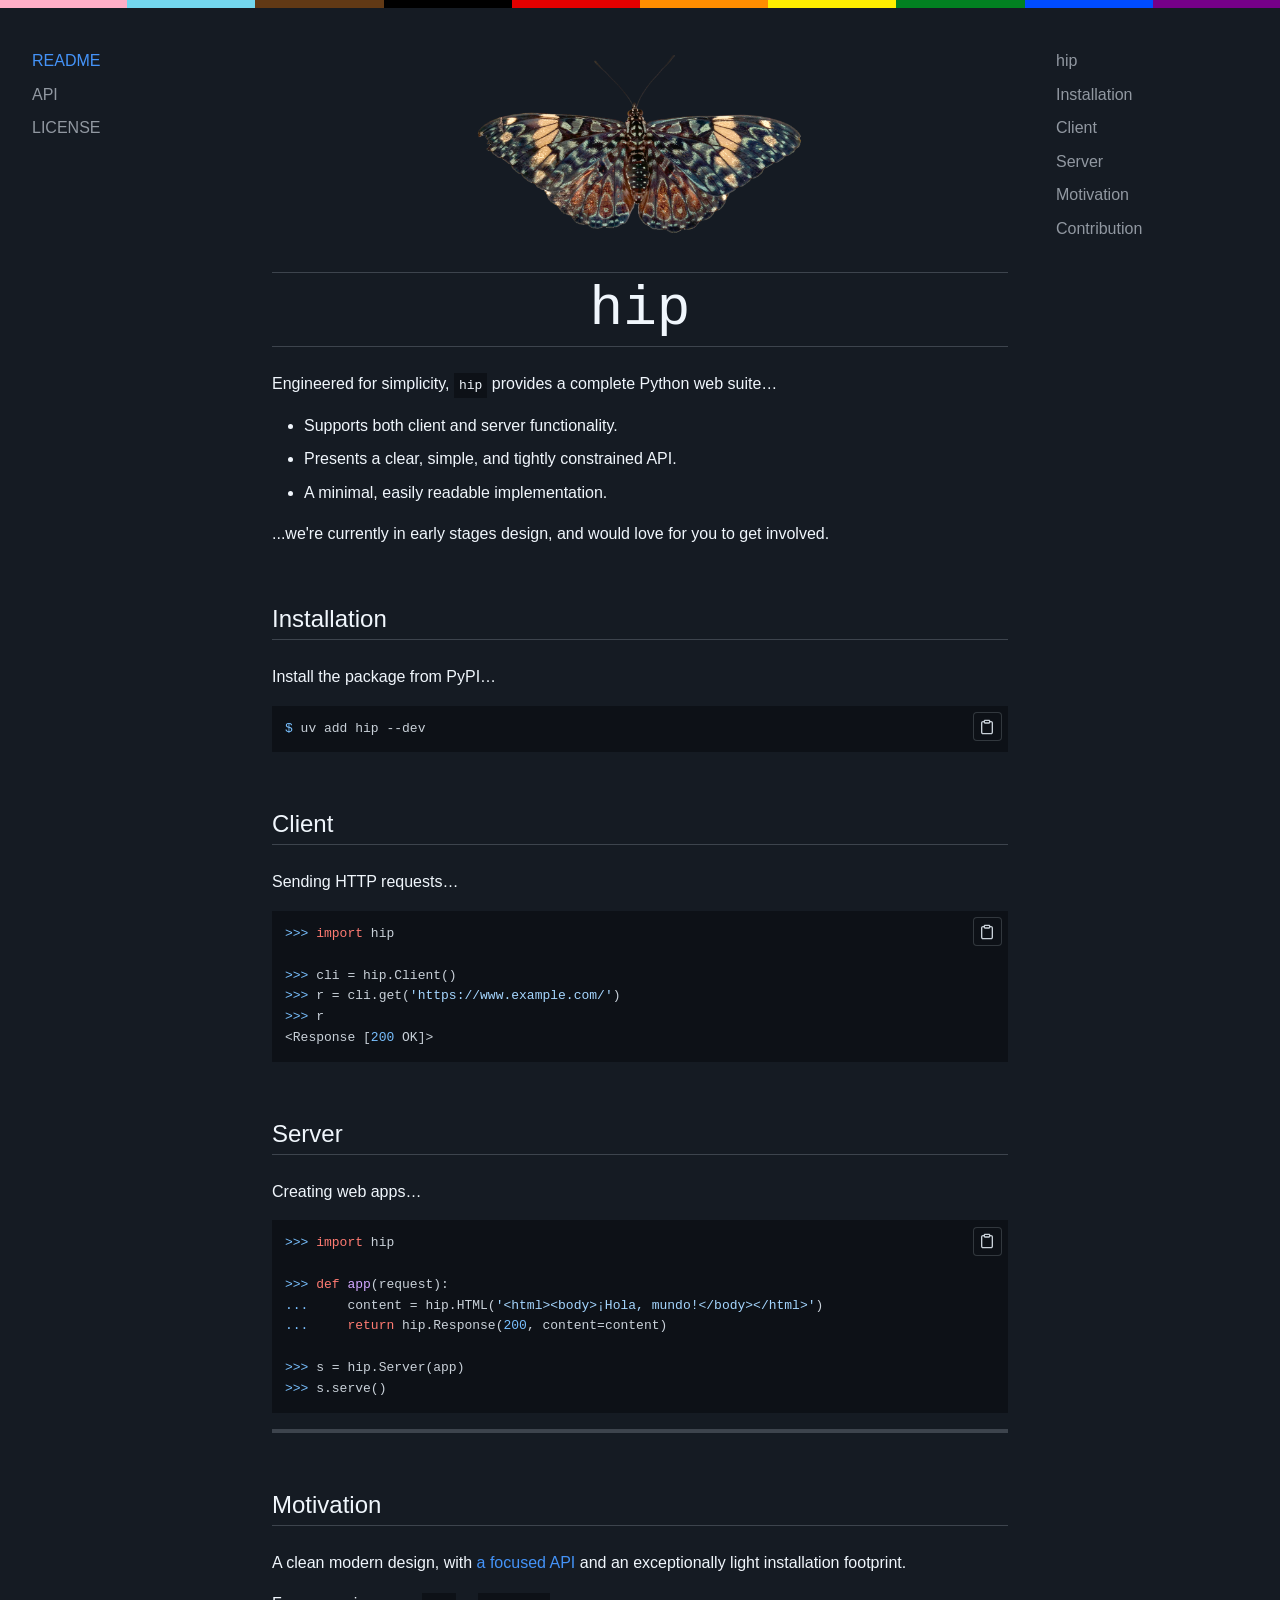
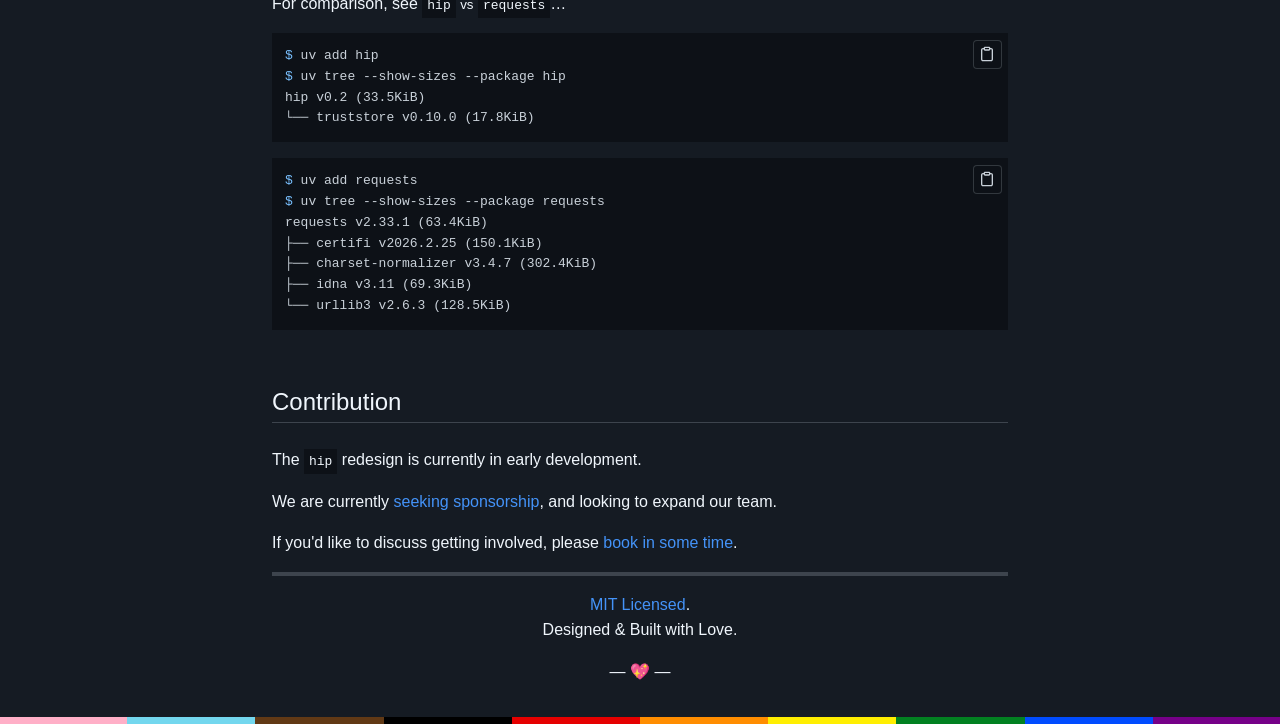
<file: index.html>
<html>
    <head>
        <meta charset="utf-8">
        <meta name="viewport" content="width=device-width, initial-scale=1.0">
        <title>hip</title>
        <link rel="icon" href="data:image/svg+xml,&lt;svg xmlns=&quot;http://www.w3.org/2000/svg&quot; viewBox=&quot;0 0 100 100&quot;&gt;&lt;text y=&quot;.9em&quot; font-size=&quot;90&quot;&gt;🦋&lt;/text&gt;&lt;/svg&gt;">
        <link rel="stylesheet" href="css/highlightjs.min.css">
        <link rel="stylesheet" href="css/highlightjs-copy.min.css">
        <link rel="stylesheet" href="css/theme.css">
        <script src="js/highlightjs.min.js"></script>
        <script src="js/highlightjs-copy.min.js"></script>
        <script src="js/theme.js"></script>
    </head>
    <body>
        
        <nav class="site">
            <ul>
    <li><a href="." class="active">README</a></li><li><a href="api/">API</a></li><li><a href="license/">LICENSE</a></li>
</ul>
        </nav>
        
        
        <nav class="toc">
            <div class="">
<ul>
<li><a href="#hip">hip</a><ul>
<li><a href="#installation">Installation</a></li>
<li><a href="#client">Client</a></li>
<li><a href="#server">Server</a></li>
<li><a href="#motivation">Motivation</a></li>
<li><a href="#contribution">Contribution</a></li>
</ul>
</li>
</ul>
</div>

        </nav>
        
        <main>
            <p align="center">
  <img width="350" height="208" src="img/butterfly.png" alt='hip'>
</p>

<h1 id="hip"><a class="toclink" href="#hip"><a href=".">hip</a></a></h1>
<p>Engineered for simplicity, <code>hip</code> provides a complete Python web suite&hellip;</p>
<ul>
<li>Supports both client and server functionality.</li>
<li>Presents a clear, simple, and tightly constrained API.</li>
<li>A minimal, easily readable implementation.</li>
</ul>
<p>...we're currently in early stages design, and would love for you to get involved.</p>
<h2 id="installation"><a class="toclink" href="#installation">Installation</a></h2>
<p>Install the package from PyPI&hellip;</p>
<pre><code class="language-shell">$ uv add hip --dev
</code></pre>
<h2 id="client"><a class="toclink" href="#client">Client</a></h2>
<p>Sending HTTP requests&hellip;</p>
<pre><code class="language-python">&gt;&gt;&gt; import hip

&gt;&gt;&gt; cli = hip.Client()
&gt;&gt;&gt; r = cli.get('https://www.example.com/')
&gt;&gt;&gt; r
&lt;Response [200 OK]&gt;
</code></pre>
<h2 id="server"><a class="toclink" href="#server">Server</a></h2>
<p>Creating web apps&hellip;</p>
<pre><code class="language-python">&gt;&gt;&gt; import hip

&gt;&gt;&gt; def app(request):
...     content = hip.HTML('&lt;html&gt;&lt;body&gt;¡Hola, mundo!&lt;/body&gt;&lt;/html&gt;')
...     return hip.Response(200, content=content)

&gt;&gt;&gt; s = hip.Server(app)
&gt;&gt;&gt; s.serve()
</code></pre>
<hr />
<h2 id="motivation"><a class="toclink" href="#motivation">Motivation</a></h2>
<p>A clean modern design, with <a href="api/">a focused API</a> and an exceptionally light installation footprint.</p>
<p>For comparison, see <code>hip</code> <small>vs</small> <code>requests</code>&hellip;</p>
<pre><code class="language-shell">$ uv add hip
$ uv tree --show-sizes --package hip
hip v0.2 (33.5KiB)
└── truststore v0.10.0 (17.8KiB)
</code></pre>
<p></p>

<pre><code class="language-shell">$ uv add requests
$ uv tree --show-sizes --package requests
requests v2.33.1 (63.4KiB)
├── certifi v2026.2.25 (150.1KiB)
├── charset-normalizer v3.4.7 (302.4KiB)
├── idna v3.11 (69.3KiB)
└── urllib3 v2.6.3 (128.5KiB)
</code></pre>
<h2 id="contribution"><a class="toclink" href="#contribution">Contribution</a></h2>
<p>The <code>hip</code> redesign is currently in early development.</p>
<p>We are currently <a href="https://github.com/sponsors/encode">seeking sponsorship</a>, and looking to expand our team.</p>
<p>If you'd like to discuss getting involved, please <a href="https://calendly.com/encode-oss">book in some time</a>.</p>
<hr />
<p align="center">
<a href="license/">MIT Licensed</a>.<br/>Designed & Built with Love.
</p>

<p align="center">&mdash; 💖 &mdash;</p>
        </main>
    </body>
</html>
</file>
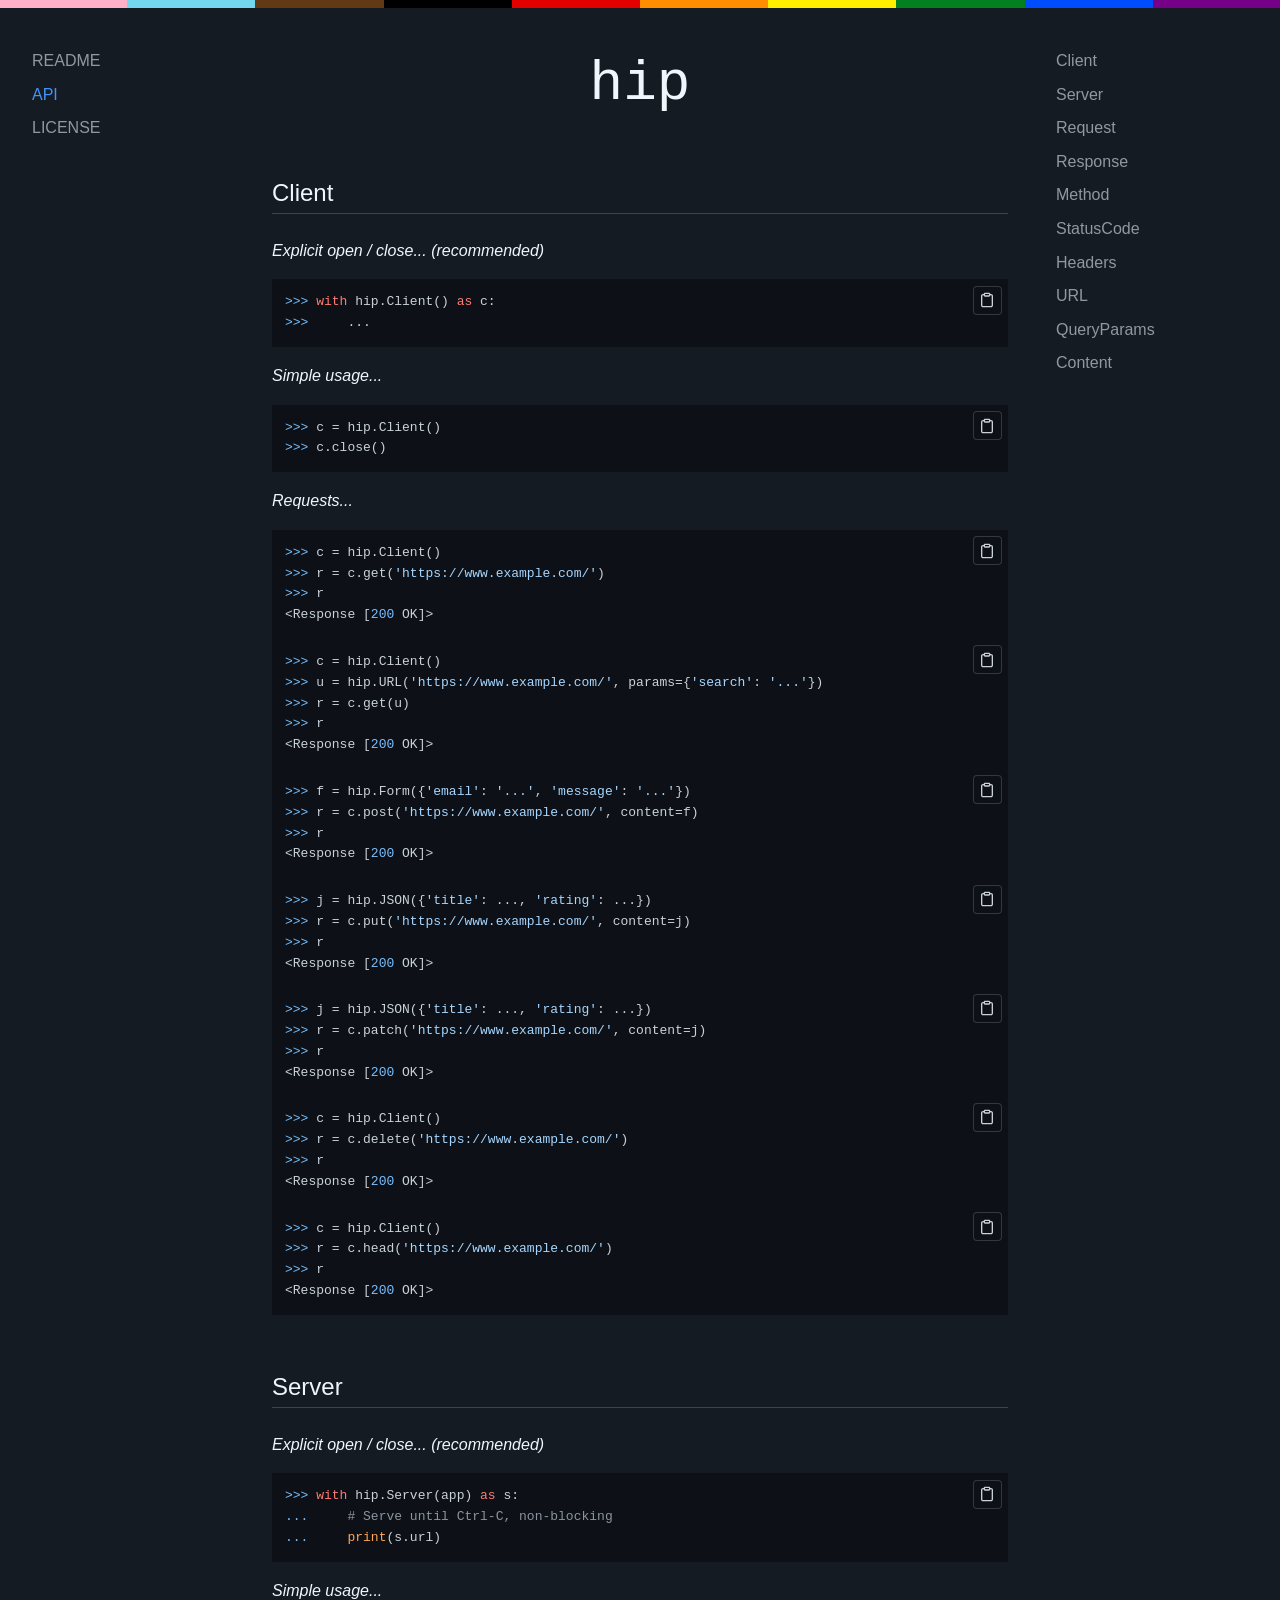
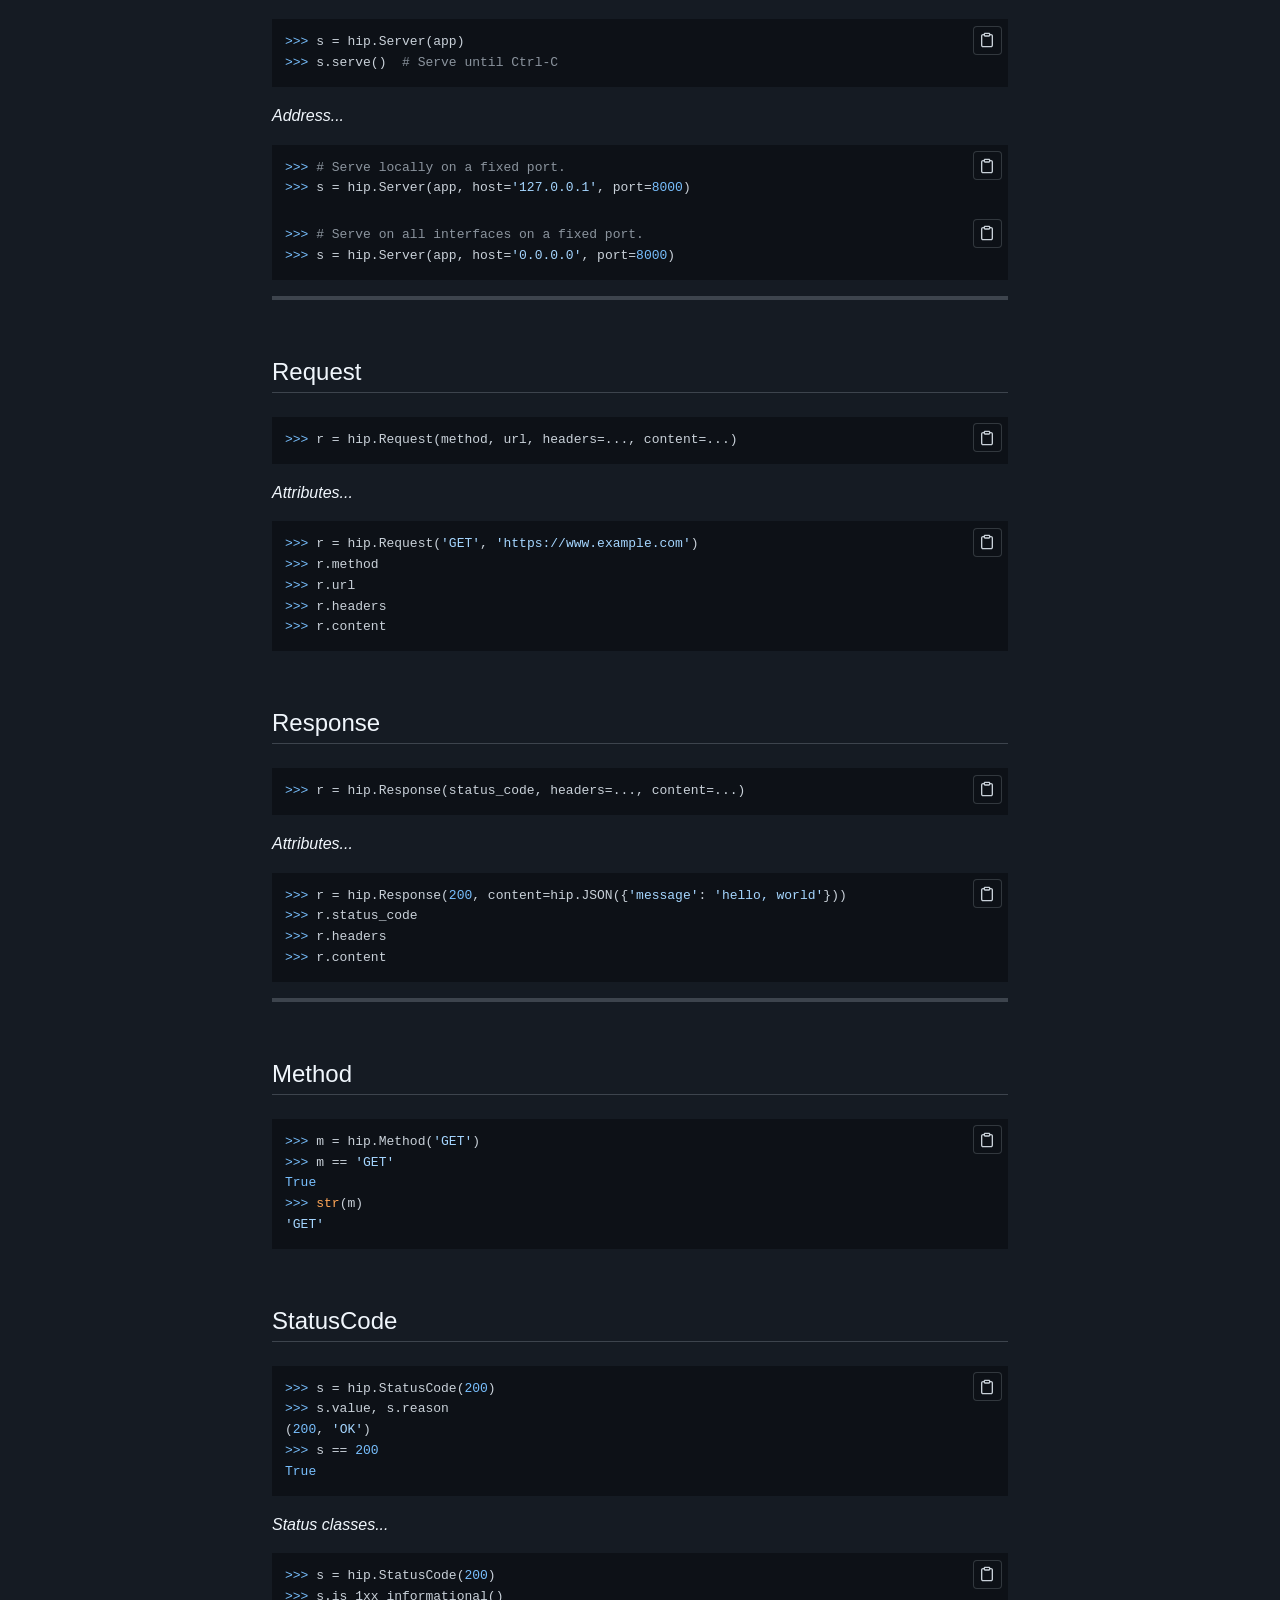
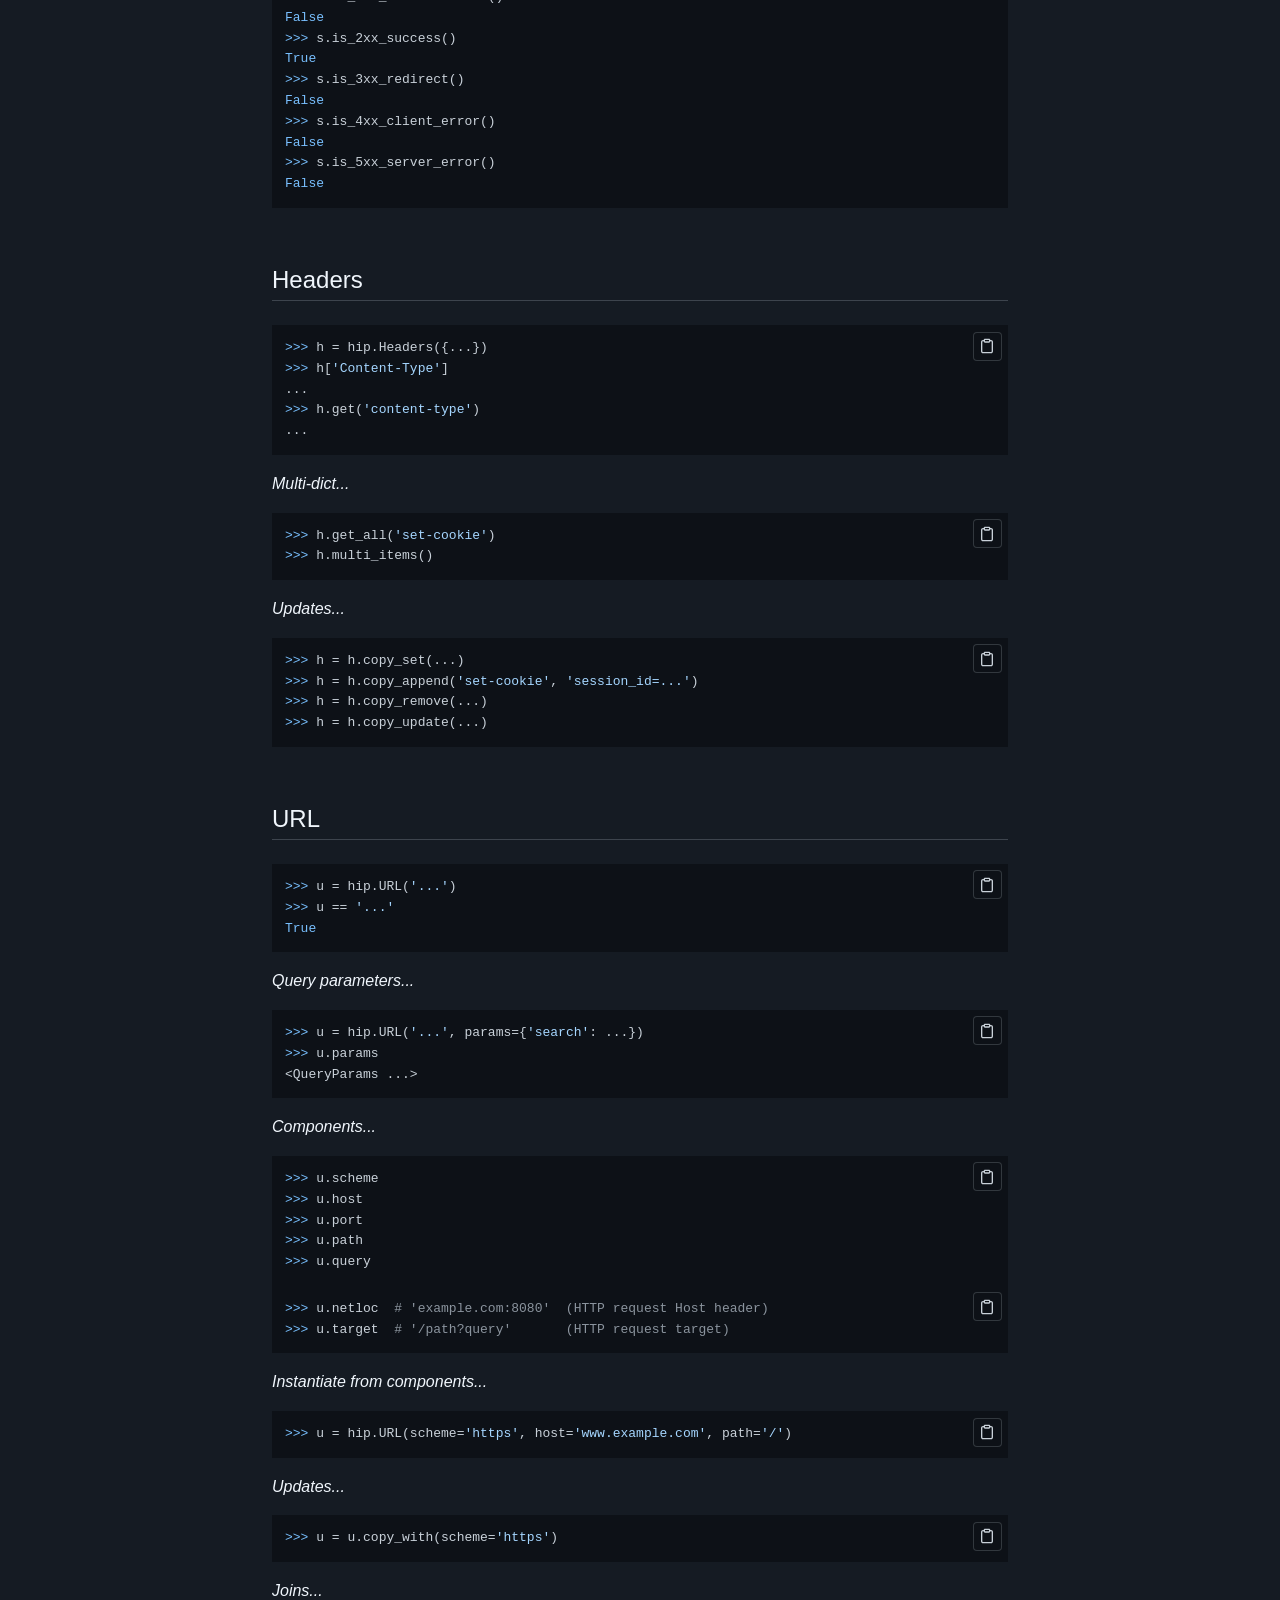
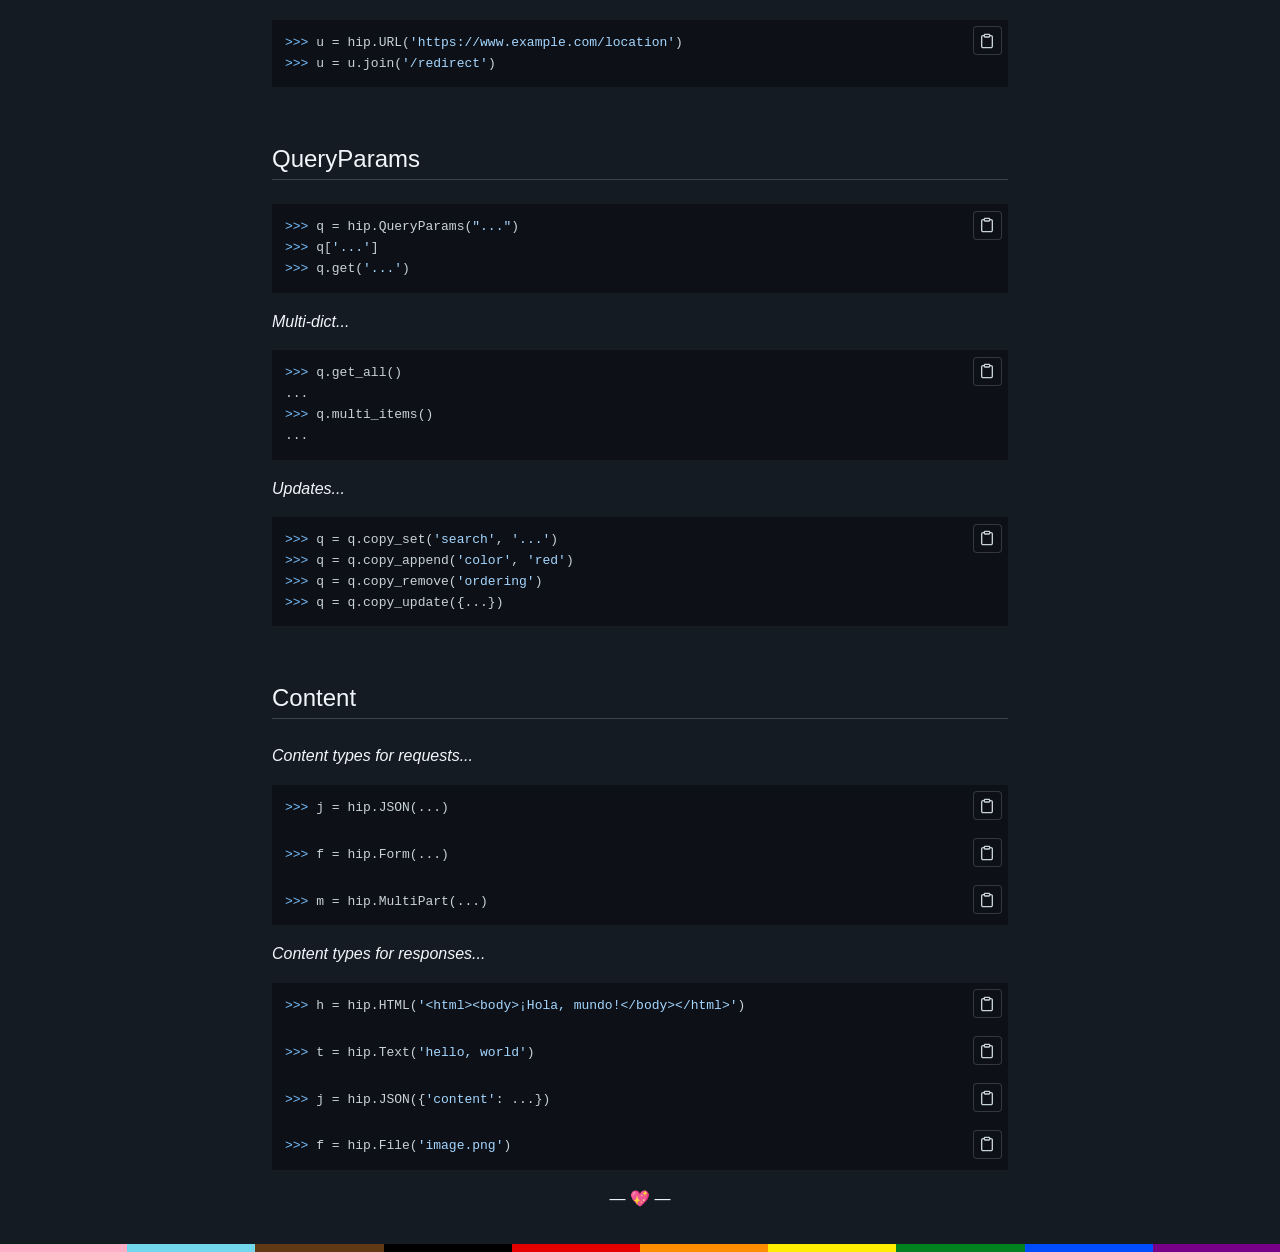
<file: api/index.html>
<html>
    <head>
        <meta charset="utf-8">
        <meta name="viewport" content="width=device-width, initial-scale=1.0">
        <title>Client</title>
        <link rel="icon" href="data:image/svg+xml,&lt;svg xmlns=&quot;http://www.w3.org/2000/svg&quot; viewBox=&quot;0 0 100 100&quot;&gt;&lt;text y=&quot;.9em&quot; font-size=&quot;90&quot;&gt;🦋&lt;/text&gt;&lt;/svg&gt;">
        <link rel="stylesheet" href="../css/highlightjs.min.css">
        <link rel="stylesheet" href="../css/highlightjs-copy.min.css">
        <link rel="stylesheet" href="../css/theme.css">
        <script src="../js/highlightjs.min.js"></script>
        <script src="../js/highlightjs-copy.min.js"></script>
        <script src="../js/theme.js"></script>
    </head>
    <body>
        
        <nav class="site">
            <ul>
    <li><a href="../">README</a></li><li><a href="." class="active">API</a></li><li><a href="../license/">LICENSE</a></li>
</ul>
        </nav>
        
        
        <nav class="toc">
            <div class="">
<ul>
<li><a href="#client">Client</a></li>
<li><a href="#server">Server</a></li>
<li><a href="#request">Request</a></li>
<li><a href="#response">Response</a></li>
<li><a href="#method">Method</a></li>
<li><a href="#statuscode">StatusCode</a></li>
<li><a href="#headers">Headers</a></li>
<li><a href="#url">URL</a></li>
<li><a href="#queryparams">QueryParams</a></li>
<li><a href="#content">Content</a></li>
</ul>
</div>

        </nav>
        
        <main>
            <h1 style="border: none"><a href="/">hip</a></h1>

<h2 id="client"><a class="toclink" href="#client">Client</a></h2>
<p><em>Explicit open / close... (recommended)</em></p>
<pre><code class="language-python">&gt;&gt;&gt; with hip.Client() as c:
&gt;&gt;&gt;     ...
</code></pre>
<p><em>Simple usage...</em></p>
<pre><code class="language-python">&gt;&gt;&gt; c = hip.Client()
&gt;&gt;&gt; c.close()
</code></pre>
<p><em>Requests...</em></p>
<pre><code class="language-python">&gt;&gt;&gt; c = hip.Client()
&gt;&gt;&gt; r = c.get('https://www.example.com/')
&gt;&gt;&gt; r
&lt;Response [200 OK]&gt;
</code></pre>
<pre><code class="language-python">&gt;&gt;&gt; c = hip.Client()
&gt;&gt;&gt; u = hip.URL('https://www.example.com/', params={'search': '...'})
&gt;&gt;&gt; r = c.get(u)
&gt;&gt;&gt; r
&lt;Response [200 OK]&gt;
</code></pre>
<pre><code class="language-python">&gt;&gt;&gt; f = hip.Form({'email': '...', 'message': '...'})
&gt;&gt;&gt; r = c.post('https://www.example.com/', content=f)
&gt;&gt;&gt; r
&lt;Response [200 OK]&gt;
</code></pre>
<pre><code class="language-python">&gt;&gt;&gt; j = hip.JSON({'title': ..., 'rating': ...})
&gt;&gt;&gt; r = c.put('https://www.example.com/', content=j)
&gt;&gt;&gt; r
&lt;Response [200 OK]&gt;
</code></pre>
<pre><code class="language-python">&gt;&gt;&gt; j = hip.JSON({'title': ..., 'rating': ...})
&gt;&gt;&gt; r = c.patch('https://www.example.com/', content=j)
&gt;&gt;&gt; r
&lt;Response [200 OK]&gt;
</code></pre>
<pre><code class="language-python">&gt;&gt;&gt; c = hip.Client()
&gt;&gt;&gt; r = c.delete('https://www.example.com/')
&gt;&gt;&gt; r
&lt;Response [200 OK]&gt;
</code></pre>
<pre><code class="language-python">&gt;&gt;&gt; c = hip.Client()
&gt;&gt;&gt; r = c.head('https://www.example.com/')
&gt;&gt;&gt; r
&lt;Response [200 OK]&gt;
</code></pre>
<h2 id="server"><a class="toclink" href="#server">Server</a></h2>
<p><em>Explicit open / close... (recommended)</em></p>
<pre><code class="language-python">&gt;&gt;&gt; with hip.Server(app) as s:
...     # Serve until Ctrl-C, non-blocking
...     print(s.url)
</code></pre>
<p><em>Simple usage...</em></p>
<pre><code class="language-python">&gt;&gt;&gt; s = hip.Server(app)
&gt;&gt;&gt; s.serve()  # Serve until Ctrl-C
</code></pre>
<p><em>Address...</em></p>
<pre><code class="language-python">&gt;&gt;&gt; # Serve locally on a fixed port.
&gt;&gt;&gt; s = hip.Server(app, host='127.0.0.1', port=8000)
</code></pre>
<pre><code class="language-python">&gt;&gt;&gt; # Serve on all interfaces on a fixed port.
&gt;&gt;&gt; s = hip.Server(app, host='0.0.0.0', port=8000)
</code></pre>
<hr />
<h2 id="request"><a class="toclink" href="#request">Request</a></h2>
<pre><code class="language-python">&gt;&gt;&gt; r = hip.Request(method, url, headers=..., content=...)
</code></pre>
<p><em>Attributes...</em></p>
<pre><code class="language-python">&gt;&gt;&gt; r = hip.Request('GET', 'https://www.example.com')
&gt;&gt;&gt; r.method
&gt;&gt;&gt; r.url
&gt;&gt;&gt; r.headers
&gt;&gt;&gt; r.content
</code></pre>
<h2 id="response"><a class="toclink" href="#response">Response</a></h2>
<pre><code class="language-python">&gt;&gt;&gt; r = hip.Response(status_code, headers=..., content=...)
</code></pre>
<p><em>Attributes...</em></p>
<pre><code class="language-python">&gt;&gt;&gt; r = hip.Response(200, content=hip.JSON({'message': 'hello, world'}))
&gt;&gt;&gt; r.status_code
&gt;&gt;&gt; r.headers
&gt;&gt;&gt; r.content
</code></pre>
<hr />
<h2 id="method"><a class="toclink" href="#method">Method</a></h2>
<pre><code class="language-python">&gt;&gt;&gt; m = hip.Method('GET')
&gt;&gt;&gt; m == 'GET'
True
&gt;&gt;&gt; str(m)
'GET'
</code></pre>
<h2 id="statuscode"><a class="toclink" href="#statuscode">StatusCode</a></h2>
<pre><code class="language-python">&gt;&gt;&gt; s = hip.StatusCode(200)
&gt;&gt;&gt; s.value, s.reason
(200, 'OK')
&gt;&gt;&gt; s == 200
True
</code></pre>
<p><em>Status classes...</em></p>
<pre><code class="language-python">&gt;&gt;&gt; s = hip.StatusCode(200)
&gt;&gt;&gt; s.is_1xx_informational()
False
&gt;&gt;&gt; s.is_2xx_success()
True
&gt;&gt;&gt; s.is_3xx_redirect()
False
&gt;&gt;&gt; s.is_4xx_client_error()
False
&gt;&gt;&gt; s.is_5xx_server_error()
False
</code></pre>
<h2 id="headers"><a class="toclink" href="#headers">Headers</a></h2>
<pre><code class="language-python">&gt;&gt;&gt; h = hip.Headers({...})
&gt;&gt;&gt; h['Content-Type']
...
&gt;&gt;&gt; h.get('content-type')
...
</code></pre>
<p><em>Multi-dict...</em></p>
<pre><code class="language-python">&gt;&gt;&gt; h.get_all('set-cookie')
&gt;&gt;&gt; h.multi_items()
</code></pre>
<p><em>Updates...</em></p>
<pre><code class="language-python">&gt;&gt;&gt; h = h.copy_set(...)
&gt;&gt;&gt; h = h.copy_append('set-cookie', 'session_id=...')
&gt;&gt;&gt; h = h.copy_remove(...)
&gt;&gt;&gt; h = h.copy_update(...)
</code></pre>
<h2 id="url"><a class="toclink" href="#url">URL</a></h2>
<pre><code class="language-python">&gt;&gt;&gt; u = hip.URL('...')
&gt;&gt;&gt; u == '...'
True
</code></pre>
<p><em>Query parameters...</em></p>
<pre><code class="language-python">&gt;&gt;&gt; u = hip.URL('...', params={'search': ...})
&gt;&gt;&gt; u.params
&lt;QueryParams ...&gt;
</code></pre>
<p><em>Components...</em></p>
<pre><code class="language-python">&gt;&gt;&gt; u.scheme
&gt;&gt;&gt; u.host
&gt;&gt;&gt; u.port
&gt;&gt;&gt; u.path
&gt;&gt;&gt; u.query
</code></pre>
<pre><code class="language-python">&gt;&gt;&gt; u.netloc  # 'example.com:8080'  (HTTP request Host header)
&gt;&gt;&gt; u.target  # '/path?query'       (HTTP request target)
</code></pre>
<p><em>Instantiate from components...</em></p>
<pre><code class="language-python">&gt;&gt;&gt; u = hip.URL(scheme='https', host='www.example.com', path='/')
</code></pre>
<p><em>Updates...</em></p>
<pre><code class="language-python">&gt;&gt;&gt; u = u.copy_with(scheme='https')
</code></pre>
<p><em>Joins...</em></p>
<pre><code class="language-python">&gt;&gt;&gt; u = hip.URL('https://www.example.com/location')
&gt;&gt;&gt; u = u.join('/redirect')
</code></pre>
<h2 id="queryparams"><a class="toclink" href="#queryparams">QueryParams</a></h2>
<pre><code class="language-python">&gt;&gt;&gt; q = hip.QueryParams(&quot;...&quot;)
&gt;&gt;&gt; q['...']
&gt;&gt;&gt; q.get('...')
</code></pre>
<p><em>Multi-dict...</em></p>
<pre><code class="language-python">&gt;&gt;&gt; q.get_all()
...
&gt;&gt;&gt; q.multi_items()
...
</code></pre>
<p><em>Updates...</em></p>
<pre><code class="language-python">&gt;&gt;&gt; q = q.copy_set('search', '...')
&gt;&gt;&gt; q = q.copy_append('color', 'red')
&gt;&gt;&gt; q = q.copy_remove('ordering')
&gt;&gt;&gt; q = q.copy_update({...})
</code></pre>
<h2 id="content"><a class="toclink" href="#content">Content</a></h2>
<p><em>Content types for requests...</em></p>
<pre><code class="language-python">&gt;&gt;&gt; j = hip.JSON(...)
</code></pre>
<pre><code class="language-python">&gt;&gt;&gt; f = hip.Form(...)
</code></pre>
<pre><code class="language-python">&gt;&gt;&gt; m = hip.MultiPart(...)
</code></pre>
<p><em>Content types for responses...</em></p>
<pre><code class="language-python">&gt;&gt;&gt; h = hip.HTML('&lt;html&gt;&lt;body&gt;¡Hola, mundo!&lt;/body&gt;&lt;/html&gt;')
</code></pre>
<pre><code class="language-python">&gt;&gt;&gt; t = hip.Text('hello, world')
</code></pre>
<pre><code class="language-python">&gt;&gt;&gt; j = hip.JSON({'content': ...})
</code></pre>
<pre><code class="language-python">&gt;&gt;&gt; f = hip.File('image.png')
</code></pre>
<p align="center">&mdash; 💖 &mdash;</p>
        </main>
    </body>
</html>
</file>
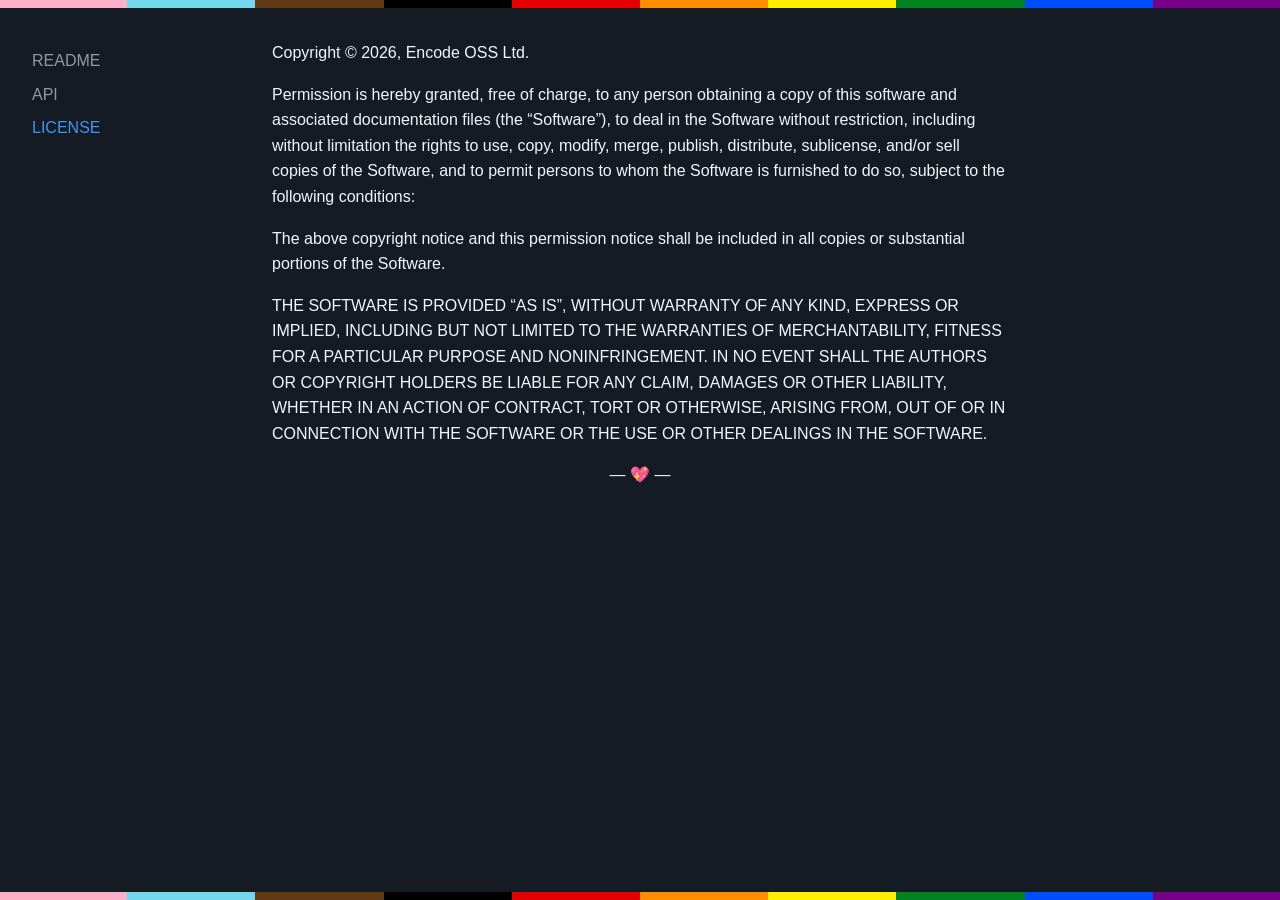
<file: license/index.html>
<html>
    <head>
        <meta charset="utf-8">
        <meta name="viewport" content="width=device-width, initial-scale=1.0">
        <title></title>
        <link rel="icon" href="data:image/svg+xml,&lt;svg xmlns=&quot;http://www.w3.org/2000/svg&quot; viewBox=&quot;0 0 100 100&quot;&gt;&lt;text y=&quot;.9em&quot; font-size=&quot;90&quot;&gt;🦋&lt;/text&gt;&lt;/svg&gt;">
        <link rel="stylesheet" href="../css/highlightjs.min.css">
        <link rel="stylesheet" href="../css/highlightjs-copy.min.css">
        <link rel="stylesheet" href="../css/theme.css">
        <script src="../js/highlightjs.min.js"></script>
        <script src="../js/highlightjs-copy.min.js"></script>
        <script src="../js/theme.js"></script>
    </head>
    <body>
        
        <nav class="site">
            <ul>
    <li><a href="../">README</a></li><li><a href="../api/">API</a></li><li><a href="." class="active">LICENSE</a></li>
</ul>
        </nav>
        
        
        <main>
            <p>Copyright © 2026, Encode OSS Ltd.</p>
<p>Permission is hereby granted, free of charge, to any person obtaining a copy of this software and associated documentation files (the “Software”), to deal in the Software without restriction, including without limitation the rights to use, copy, modify, merge, publish, distribute, sublicense, and/or sell copies of the Software, and to permit persons to whom the Software is furnished to do so, subject to the following conditions:</p>
<p>The above copyright notice and this permission notice shall be included in all copies or substantial portions of the Software.</p>
<p>THE SOFTWARE IS PROVIDED “AS IS”, WITHOUT WARRANTY OF ANY KIND, EXPRESS OR IMPLIED, INCLUDING BUT NOT LIMITED TO THE WARRANTIES OF MERCHANTABILITY, FITNESS FOR A PARTICULAR PURPOSE AND NONINFRINGEMENT. IN NO EVENT SHALL THE AUTHORS OR COPYRIGHT HOLDERS BE LIABLE FOR ANY CLAIM, DAMAGES OR OTHER LIABILITY, WHETHER IN AN ACTION OF CONTRACT, TORT OR OTHERWISE, ARISING FROM, OUT OF OR IN CONNECTION WITH THE SOFTWARE OR THE USE OR OTHER DEALINGS IN THE SOFTWARE.</p>
<p align="center">&mdash; 💖 &mdash;</p>
        </main>
    </body>
</html>
</file>
<file: css/theme.css>
/* Color scheme */

:root {
    --fg-color: #f0f6fc;
    --muted-fg-color: #9198a1;
    --neutral-color: #3d444d;
    --bg-color: #151b23;

    --link-color: #4493f8;
    --code-bg-color: #0d1117;

    --accent-note: #0969da;
    --accent-tip: #1a7f37;
    --accent-important:#8250df;
    --accent-warning: #9a6700;
    --accent-caution: #d1242f;
}

/* Basic reset */

* {
    margin: 0;
    padding: 0;
    box-sizing: border-box;
    font-weight: 300;
}

/* Layout... */

main {
    margin: 0 auto 0 auto;
    width: 60%;
    padding: 1rem;
}

@media (max-width: 1000px) {
    main {
        padding: 1.5rem 1rem;
        width: 75%;
    }

    nav.toc {
        display: none;
    }
}

@media (max-width: 800px) {
    main {
        padding: 1.5rem 1rem;
        width: 100%;
    }

    nav.toc {
        display: none;
    }
}

/* Typography & spacing */

html {
    scroll-behavior: smooth;
}

body {
    line-height: 1.6;
    color: var(--fg-color);
    background-color: var(--bg-color);
    font-family: Helvetica, sans-serif;
    --border-color: linear-gradient(to right, #ffafc7 10%, #73d7ee 10% 20%, #613915 20% 30%, #000000 30% 40%, #e50000 40% 50%, #ff8d00 50% 60%, #ffee00 60% 70%, #028121 70% 80%, #004cff 80% 90%, #760088 90%);
    border-top: 0.5em solid;
    border-bottom: 0.5em solid;
    border-image: var(--border-color) 1;
}

h1, h2, h3, h4, h5 {
    margin-top: 1.5rem;
    margin-bottom: 1.5rem;
    line-height: 1.3;
}

h1 {
    font-family: courier;
    text-align: center;
    font-size: 3.5rem;
    border-top: 1px solid var(--neutral-color);
    border-bottom: 1px solid var(--neutral-color);
}
h2 {
    border-bottom: 1px solid var(--neutral-color);
    padding-bottom: 0.3rem;
    font-size: 1.5rem;
    margin-top: 3.5rem;
}
h3 { font-size: 1.25rem; }
h4 { font-size: 1rem; }

p {
    margin: 1rem 0;
}

strong {
    font-weight: 600;
}

ul, ol {
    padding-left: 2rem;
}

li {
    margin: 0.5rem 0;
}

hr {
    margin-top: 1rem;
    margin-bottom: 1rem;
    border: none;
    border-top: 4px solid;
    color: var(--neutral-color);
}

blockquote {
    border-left: 0.25rem solid var(--neutral-color);
    padding: 0 1rem;
    color: var(--muted-fg-color);
}

pre {
    background: var(--code-bg-color);
}

code {
    background: var(--code-bg-color);
    padding: 5px;
}

pre code {
    color: var(--code-bg-color);
}

pre code .prompt_ {
    user-select: none;
}

h1 a {
    color: inherit;
}

h1 a:hover {
    text-decoration: none;
}

a {
    color: var(--link-color);
    text-decoration: none;
}

a:hover {
    text-decoration: underline;
}

/* Tables */

table {
    border-collapse: collapse;
}

th, td {
    padding: 6px 13px;
    border: 1px solid var(--neutral-color);
}

/* Header anchor links */

a.toclink {
    color: inherit;
    text-decoration: none;
}

h2 a.toclink:hover::after {
    content: "#";
    margin: 0 0.8rem;
    color: var(--neutral-color);
}

/* Alerts */

.admonition           { border-left: 5px solid; padding-left: 20px;}

.admonition.note      { border-left-color: var(--accent-note); }
.admonition.tip       { border-left-color: var(--accent-tip); }
.admonition.important { border-left-color: var(--accent-important); }
.admonition.warning   { border-left-color: var(--accent-warning); }
.admonition.caution   { border-left-color: var(--accent-caution); }

.admonition           .admonition-title { font-weight: 600; margin: 0 0 .5em; }

.admonition.note      .admonition-title { color: var(--accent-note); }
.admonition.tip       .admonition-title { color: var(--accent-tip); }
.admonition.important .admonition-title { color: var(--accent-important); }
.admonition.warning   .admonition-title { color: var(--accent-warning); }
.admonition.caution   .admonition-title { color: var(--accent-caution); }

/* Pagination styling */

div.pagination {
    height: 1.5rem;
    border-top: 3px solid var(--neutral-color);
    padding: 1rem 0;
}

div.pagination a.previous {
    float: left;
    text-decoration: none;
}

div.pagination a.next {
    float: right;
    text-decoration: none;
}

/* Navigation styling */

nav.site {
    position: fixed;
    width : 20%;
    padding: 2rem;
    height: 100%;
    overflow-y: scroll;
}

nav.site ul {
    padding: 0;
    margin: 0;
}

nav.site li {
    padding: 0;
    margin: 0.5rem 0;
    display: block;
}

nav.site li a.active {
    color: var(--link-color);
}

nav.site li a:hover {
    color: var(--link-color);
    text-decoration: none;
}

nav.site li a {
    color: var(--muted-fg-color);
}

nav.site li a:hover {
    color: var(--fg-color);
    text-decoration: none;
}

/* Table of contents styling */

nav.toc {
    position: fixed;
    margin-left: 80%;
    width : 20%;
    padding: 2rem;
    height: 100%;
    overflow-y: scroll;
}

nav.toc ul {
    padding: 0;
    margin: 0;
}

nav.toc li {
    padding: 0;
    margin: 0.5rem 0;
    display: block;
}

nav.toc li a.active {
    color: var(--link-color);
}

nav.toc li a:hover {
    color: var(--link-color);
    text-decoration: none;
}

nav.toc li a {
    color: var(--muted-fg-color);
}

nav.toc li a:hover {
    color: var(--fg-color);
    text-decoration: none;
}
</file>
<file: css/highlightjs.min.css>
pre code.hljs{display:block;overflow-x:auto;padding:1em}code.hljs{padding:3px 5px}/*!
  Theme: GitHub Dark
  Description: Dark theme as seen on github.com
  Author: github.com
  Maintainer: @Hirse
  Updated: 2021-05-15

  Outdated base version: https://github.com/primer/github-syntax-dark
  Current colors taken from GitHub's CSS
*/.hljs{color:#c9d1d9;background:#0d1117}.hljs-doctag,.hljs-keyword,.hljs-meta .hljs-keyword,.hljs-template-tag,.hljs-template-variable,.hljs-type,.hljs-variable.language_{color:#ff7b72}.hljs-title,.hljs-title.class_,.hljs-title.class_.inherited__,.hljs-title.function_{color:#d2a8ff}.hljs-attr,.hljs-attribute,.hljs-literal,.hljs-meta,.hljs-number,.hljs-operator,.hljs-selector-attr,.hljs-selector-class,.hljs-selector-id,.hljs-variable{color:#79c0ff}.hljs-meta .hljs-string,.hljs-regexp,.hljs-string{color:#a5d6ff}.hljs-built_in,.hljs-symbol{color:#ffa657}.hljs-code,.hljs-comment,.hljs-formula{color:#8b949e}.hljs-name,.hljs-quote,.hljs-selector-pseudo,.hljs-selector-tag{color:#7ee787}.hljs-subst{color:#c9d1d9}.hljs-section{color:#1f6feb;font-weight:700}.hljs-bullet{color:#f2cc60}.hljs-emphasis{color:#c9d1d9;font-style:italic}.hljs-strong{color:#c9d1d9;font-weight:700}.hljs-addition{color:#aff5b4;background-color:#033a16}.hljs-deletion{color:#ffdcd7;background-color:#67060c}
</file>
<file: css/highlightjs-copy.min.css>
.hljs-copy-wrapper{position:relative;overflow:hidden;transform:translateZ(0)}.hljs-copy-container{--hljs-theme-padding:16px;position:absolute;top:0;right:0;transition:transform 200ms ease-out}.hljs-copy-button{position:relative;margin:calc(var(--hljs-theme-padding) / 2);width:calc(16px + var(--hljs-theme-padding));height:calc(16px + var(--hljs-theme-padding));font-size:.8125rem;text-indent:-9999px;color:var(--hljs-theme-color);border-radius:.25rem;border:1px solid;border-color:color-mix(in srgb,var(--hljs-theme-color),transparent 80%);background-color:var(--hljs-theme-background);transition:background-color 200ms ease;overflow:hidden}.hljs-copy-button:not([data-copied="true"])::before{content:"";width:1rem;height:1rem;top:50%;left:50%;transform:translate(-50%,-50%);position:absolute;background-color:currentColor;mask:url('data:image/svg+xml;utf-8,<svg width="24" height="24" viewBox="0 0 24 24" fill="none" xmlns="http://www.w3.org/2000/svg"><path fill-rule="evenodd" clip-rule="evenodd" d="M6 5C5.73478 5 5.48043 5.10536 5.29289 5.29289C5.10536 5.48043 5 5.73478 5 6V20C5 20.2652 5.10536 20.5196 5.29289 20.7071C5.48043 20.8946 5.73478 21 6 21H18C18.2652 21 18.5196 20.8946 18.7071 20.7071C18.8946 20.5196 19 20.2652 19 20V6C19 5.73478 18.8946 5.48043 18.7071 5.29289C18.5196 5.10536 18.2652 5 18 5H16C15.4477 5 15 4.55228 15 4C15 3.44772 15.4477 3 16 3H18C18.7956 3 19.5587 3.31607 20.1213 3.87868C20.6839 4.44129 21 5.20435 21 6V20C21 20.7957 20.6839 21.5587 20.1213 22.1213C19.5587 22.6839 18.7957 23 18 23H6C5.20435 23 4.44129 22.6839 3.87868 22.1213C3.31607 21.5587 3 20.7957 3 20V6C3 5.20435 3.31607 4.44129 3.87868 3.87868C4.44129 3.31607 5.20435 3 6 3H8C8.55228 3 9 3.44772 9 4C9 4.55228 8.55228 5 8 5H6Z" fill="black"/><path fill-rule="evenodd" clip-rule="evenodd" d="M7 3C7 1.89543 7.89543 1 9 1H15C16.1046 1 17 1.89543 17 3V5C17 6.10457 16.1046 7 15 7H9C7.89543 7 7 6.10457 7 5V3ZM15 3H9V5H15V3Z" fill="black"/></svg>');mask-repeat:no-repeat;mask-size:contain;mask-position:center center}.hljs-copy-button:hover{background-color:color-mix(in srgb,var(--hljs-theme-color),transparent 90%)}.hljs-copy-button:active{border-color:color-mix(in srgb,var(--hljs-theme-color),transparent 60%)}.hljs-copy-button[data-copied="true"]{text-indent:0}.hljs-copy-container[data-autohide="true"]{transform:translateX(calc(100% + 1.125em))}.hljs-copy-wrapper:focus-within .hljs-copy-container{transition:none;transform:translateX(0)}.hljs-copy-wrapper:hover .hljs-copy-container{transform:translateX(0)}@media(prefers-reduced-motion){.hljs-copy-button{transition:none}}.hljs-copy-alert{clip:rect(0 0 0 0);clip-path:inset(50%);height:1px;overflow:hidden;position:absolute;white-space:nowrap;width:1px}
</file>
